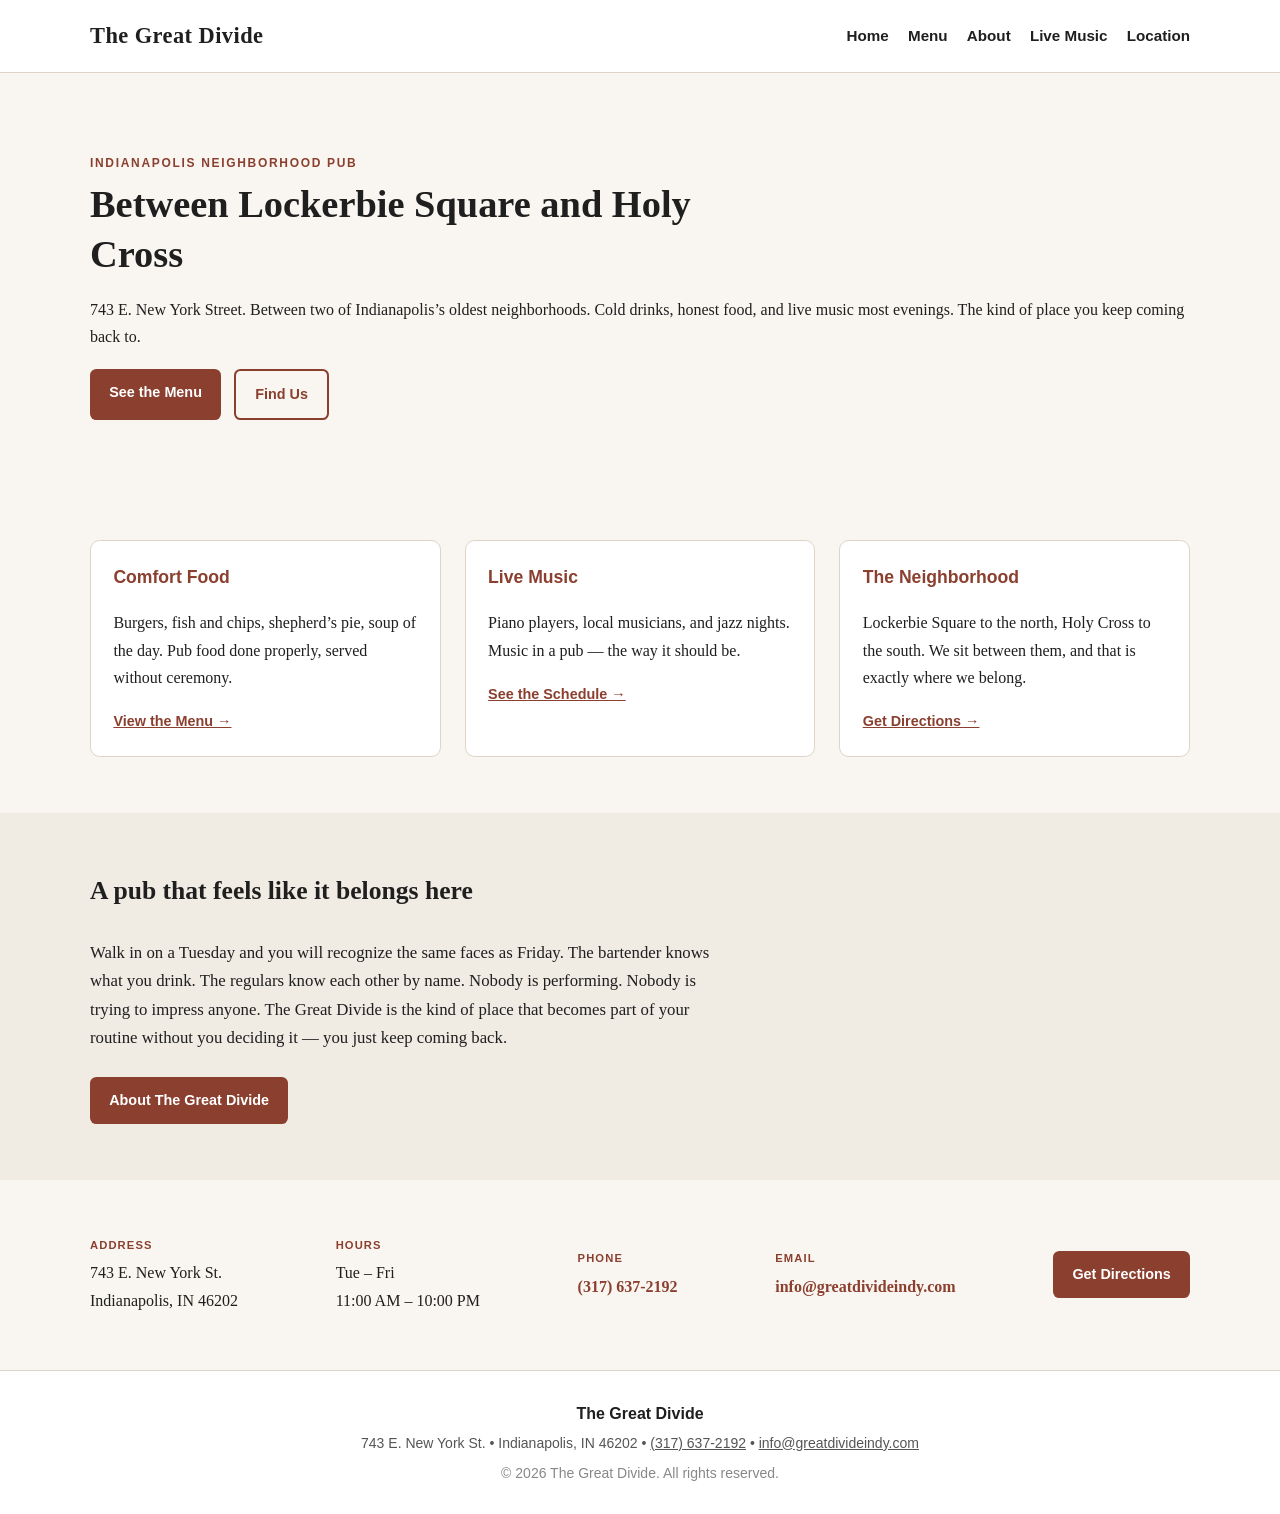
<file: index.html>
<!DOCTYPE html>
<html lang="en">

<head>
    <meta charset="UTF-8">
    <meta name="viewport" content="width=device-width, initial-scale=1.0">
    <title>The Great Divide | Neighborhood Pub in Indianapolis</title>
    <meta name="description"
        content="The Great Divide is a neighborhood pub in Indianapolis between Lockerbie Square and Holy Cross. Join locals for comfort food, friendly service, and live music most evenings.">

    <!-- Open Graph -->
    <meta property="og:title" content="The Great Divide | Neighborhood Pub in Indianapolis">
    <meta property="og:description"
        content="A welcoming neighborhood pub between Lockerbie Square and Holy Cross in Indianapolis. Comfort food, live music, and a place locals call home.">
    <meta property="og:type" content="restaurant">
    <meta property="og:url" content="https://zacharycapehart.github.io/great-divide-website/">

    <link rel="icon" href="assets/images/favicon.ico" type="image/x-icon">
    <link rel="stylesheet" href="assets/css/styles.css">

    <!-- Restaurant Schema -->
    <script type="application/ld+json">
    {
      "@context": "https://schema.org",
      "@type": "BarOrPub",
      "name": "The Great Divide",
      "description": "A neighborhood pub in Indianapolis located between Lockerbie Square and Holy Cross neighborhoods.",
      "address": {
        "@type": "PostalAddress",
        "streetAddress": "743 E. New York St.",
        "addressLocality": "Indianapolis",
        "addressRegion": "IN",
        "postalCode": "46202",
        "addressCountry": "US"
      },
      "telephone": "(317) 637-2192",
      "email": "info@greatdivideindy.com",
      "url": "https://zacharycapehart.github.io/great-divide-website/",
      "openingHours": ["Tu-Fr 11:00-22:00"],
      "priceRange": "$$",
      "servesCuisine": "American",
      "hasMenu": "https://zacharycapehart.github.io/great-divide-website/menu.html"
    }
    </script>
</head>

<body>
    <header class="site-header">
        <div class="container header-inner">
            <a href="index.html" class="logo-link">
                <span class="logo">The Great Divide</span>
            </a>
            <button class="nav-toggle" aria-label="Toggle navigation" aria-expanded="false">
                <span class="hamburger"></span>
            </button>
            <nav class="site-nav" id="site-nav">
                <ul class="nav-list">
                    <li><a href="index.html">Home</a></li>
                    <li><a href="menu.html">Menu</a></li>
                    <li><a href="about.html">About</a></li>
                    <li><a href="live-music.html">Live Music</a></li>
                    <li><a href="contact.html">Location</a></li>
                </ul>
            </nav>
        </div>
    </header>

    <main>
        <section id="home" class="hero">
            <div class="container">
                <p class="eyebrow">Indianapolis Neighborhood Pub</p>
                <h2>Between Lockerbie Square and Holy Cross</h2>
                <p>
                    743 E. New York Street. Between two of Indianapolis&rsquo;s oldest neighborhoods.
                    Cold drinks, honest food, and live music most evenings.
                    The kind of place you keep coming back to.
                </p>
                <div class="hero-actions">
                    <a class="button" href="menu.html">See the Menu</a>
                    <a class="button button-outline" href="contact.html">Find Us</a>
                </div>
            </div>
        </section>

        <section class="section">
            <div class="container section-three-col">
                <div class="feature-card">
                    <h3>Comfort Food</h3>
                    <p>Burgers, fish and chips, shepherd&rsquo;s pie, soup of the day. Pub food done properly, served
                        without ceremony.</p>
                    <a href="menu.html">View the Menu &rarr;</a>
                </div>
                <div class="feature-card">
                    <h3>Live Music</h3>
                    <p>Piano players, local musicians, and jazz nights. Music in a pub &mdash; the way it should be.</p>
                    <a href="live-music.html">See the Schedule &rarr;</a>
                </div>
                <div class="feature-card">
                    <h3>The Neighborhood</h3>
                    <p>Lockerbie Square to the north, Holy Cross to the south. We sit between them, and that is exactly
                        where we belong.</p>
                    <a href="contact.html">Get Directions &rarr;</a>
                </div>
            </div>
        </section>

        <section class="section section-muted">
            <div class="container">
                <h3>A pub that feels like it belongs here</h3>
                <p class="section-lead">
                    Walk in on a Tuesday and you will recognize the same faces as Friday.
                    The bartender knows what you drink. The regulars know each other by name.
                    Nobody is performing. Nobody is trying to impress anyone.
                    The Great Divide is the kind of place that becomes part of your routine
                    without you deciding it &mdash; you just keep coming back.
                </p>
                <a class="button" href="about.html">About The Great Divide</a>
            </div>
        </section>

        <section class="section">
            <div class="container visit-bar">
                <div class="visit-item">
                    <strong>Address</strong>
                    <span>743 E. New York St.<br>Indianapolis, IN 46202</span>
                </div>
                <div class="visit-item">
                    <strong>Hours</strong>
                    <span>Tue &ndash; Fri<br>11:00 AM &ndash; 10:00 PM</span>
                </div>
                <div class="visit-item">
                    <strong>Phone</strong>
                    <a href="tel:3176372192">(317) 637-2192</a>
                </div>
                <div class="visit-item">
                    <strong>Email</strong>
                    <a href="mailto:info@greatdivideindy.com">info@greatdivideindy.com</a>
                </div>
                <div class="visit-item">
                    <a class="button" href="contact.html">Get Directions</a>
                </div>
            </div>
        </section>
    </main>

    <footer class="site-footer">
        <div class="container footer-inner">
            <p class="footer-name">The Great Divide</p>
            <p class="footer-address">743 E. New York St. &bull; Indianapolis, IN 46202 &bull; <a
                    href="tel:3176372192">(317) 637-2192</a> &bull; <a
                    href="mailto:info@greatdivideindy.com">info@greatdivideindy.com</a></p>
            <p class="footer-copy">&copy; <span id="year"></span> The Great Divide. All rights reserved.</p>
        </div>
    </footer>

    <script src="assets/js/script.js"></script>
</body>

</html>
</file>
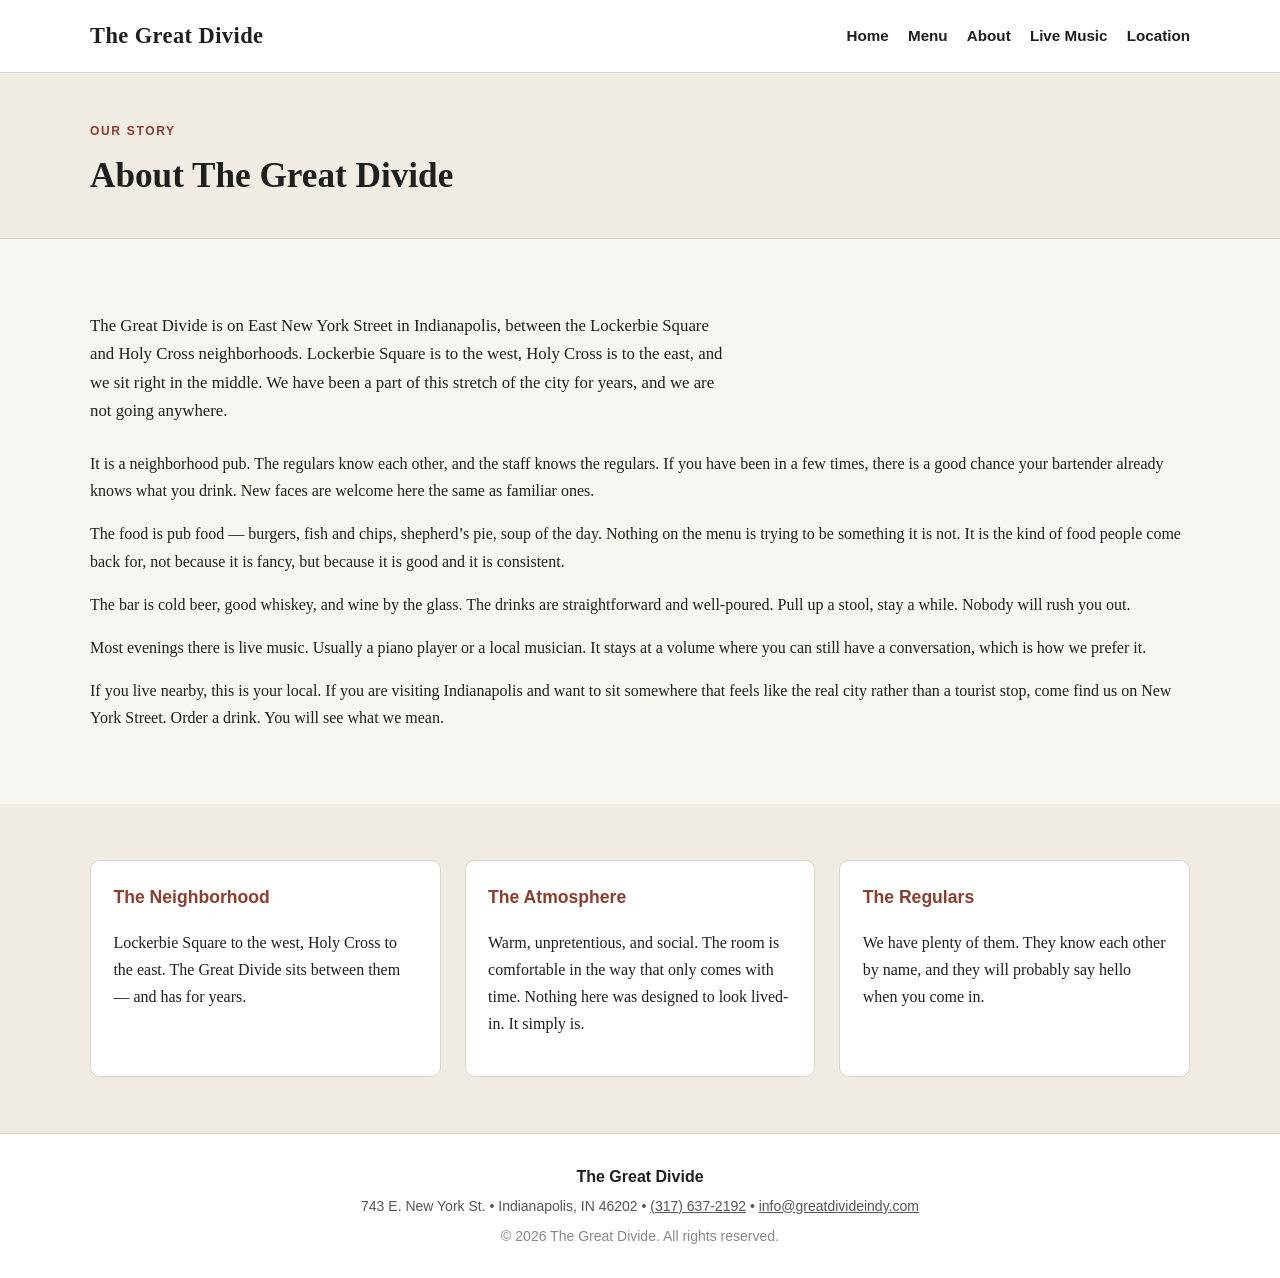
<file: about.html>
<!DOCTYPE html>
<html lang="en">

<head>
    <meta charset="UTF-8">
    <meta name="viewport" content="width=device-width, initial-scale=1.0">
    <title>About | The Great Divide &ndash; Neighborhood Pub Indianapolis</title>
    <meta name="description"
        content="The Great Divide is a neighborhood pub in Indianapolis between Lockerbie Square and Holy Cross. A welcoming place for locals and visitors alike.">
    <meta property="og:title" content="About | The Great Divide">
    <meta property="og:description"
        content="The Great Divide is a neighborhood pub in Indianapolis between Lockerbie Square and Holy Cross.">
    <meta property="og:type" content="website">
    <link rel="icon" href="assets/images/favicon.ico" type="image/x-icon">
    <link rel="stylesheet" href="assets/css/styles.css">
</head>

<body>
    <header class="site-header">
        <div class="container header-inner">
            <a href="index.html" class="logo-link"><span class="logo">The Great Divide</span></a>
            <button class="nav-toggle" aria-label="Toggle navigation" aria-expanded="false">
                <span class="hamburger"></span>
            </button>
            <nav class="site-nav" id="site-nav">
                <ul class="nav-list">
                    <li><a href="index.html">Home</a></li>
                    <li><a href="menu.html">Menu</a></li>
                    <li><a href="about.html">About</a></li>
                    <li><a href="live-music.html">Live Music</a></li>
                    <li><a href="contact.html">Location</a></li>
                </ul>
            </nav>
        </div>
    </header>

    <main>
        <div class="page-hero">
            <div class="container">
                <p class="eyebrow">Our Story</p>
                <h2>About The Great Divide</h2>
            </div>
        </div>

        <section class="section">
            <div class="container">
                <p class="section-lead">
                    The Great Divide is on East New York Street in Indianapolis, between the Lockerbie Square
                    and Holy Cross neighborhoods. Lockerbie Square is to the west, Holy Cross is to the east,
                    and we sit right in the middle. We have been a part of this stretch of the city for years,
                    and we are not going anywhere.
                </p>
                <p>
                    It is a neighborhood pub. The regulars know each other, and the staff knows the regulars.
                    If you have been in a few times, there is a good chance your bartender already knows what
                    you drink. New faces are welcome here the same as familiar ones.
                </p>
                <p>
                    The food is pub food &mdash; burgers, fish and chips, shepherd&rsquo;s pie, soup of the day.
                    Nothing on the menu is trying to be something it is not. It is the kind of food people
                    come back for, not because it is fancy, but because it is good and it is consistent.
                </p>
                <p>
                    The bar is cold beer, good whiskey, and wine by the glass. The drinks are straightforward
                    and well-poured. Pull up a stool, stay a while. Nobody will rush you out.
                </p>
                <p>
                    Most evenings there is live music. Usually a piano player or a local musician.
                    It stays at a volume where you can still have a conversation, which is how we prefer it.
                </p>
                <p>
                    If you live nearby, this is your local. If you are visiting Indianapolis and want to sit
                    somewhere that feels like the real city rather than a tourist stop, come find us on
                    New York Street. Order a drink. You will see what we mean.
                </p>
            </div>
        </section>

        <section class="section section-muted">
            <div class="container section-three-col">
                <div class="feature-card">
                    <h3>The Neighborhood</h3>
                    <p>Lockerbie Square to the west, Holy Cross to the east. The Great Divide sits between them
                        &mdash; and has for years.</p>
                </div>
                <div class="feature-card">
                    <h3>The Atmosphere</h3>
                    <p>Warm, unpretentious, and social. The room is comfortable in the way that only comes with time.
                        Nothing here was designed to look lived-in. It simply is.</p>
                </div>
                <div class="feature-card">
                    <h3>The Regulars</h3>
                    <p>We have plenty of them. They know each other by name, and they will probably say hello when you
                        come in.</p>
                </div>
            </div>
        </section>
    </main>

    <footer class="site-footer">
        <div class="container footer-inner">
            <p class="footer-name">The Great Divide</p>
            <p class="footer-address">743 E. New York St. &bull; Indianapolis, IN 46202 &bull; <a
                    href="tel:3176372192">(317) 637-2192</a> &bull; <a
                    href="mailto:info@greatdivideindy.com">info@greatdivideindy.com</a></p>
            <p class="footer-copy">&copy; <span id="year"></span> The Great Divide. All rights reserved.</p>
        </div>
    </footer>

    <script src="assets/js/script.js"></script>
</body>

</html>
</file>
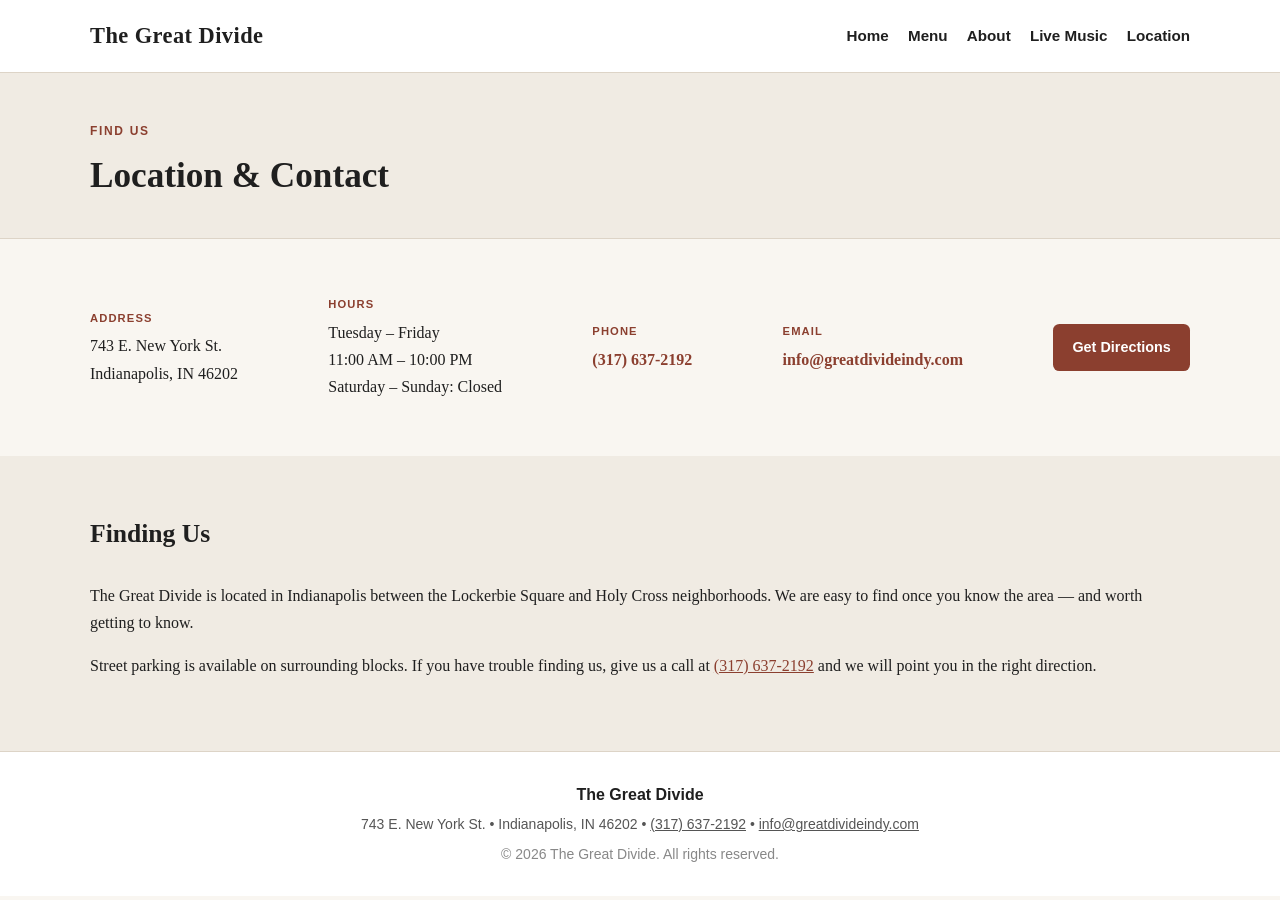
<file: contact.html>
<!DOCTYPE html>
<html lang="en">

<head>
    <meta charset="UTF-8">
    <meta name="viewport" content="width=device-width, initial-scale=1.0">
    <title>Location &amp; Contact | The Great Divide &ndash; Neighborhood Pub Indianapolis</title>
    <meta name="description"
        content="Find The Great Divide neighborhood pub in Indianapolis. Located between Lockerbie Square and Holy Cross. Hours, address, and directions.">
    <meta property="og:title" content="Location | The Great Divide">
    <meta property="og:description"
        content="Find The Great Divide in Indianapolis, between Lockerbie Square and Holy Cross.">
    <meta property="og:type" content="website">
    <link rel="icon" href="assets/images/favicon.ico" type="image/x-icon">
    <link rel="stylesheet" href="assets/css/styles.css">
</head>

<body>
    <header class="site-header">
        <div class="container header-inner">
            <a href="index.html" class="logo-link"><span class="logo">The Great Divide</span></a>
            <button class="nav-toggle" aria-label="Toggle navigation" aria-expanded="false">
                <span class="hamburger"></span>
            </button>
            <nav class="site-nav" id="site-nav">
                <ul class="nav-list">
                    <li><a href="index.html">Home</a></li>
                    <li><a href="menu.html">Menu</a></li>
                    <li><a href="about.html">About</a></li>
                    <li><a href="live-music.html">Live Music</a></li>
                    <li><a href="contact.html">Location</a></li>
                </ul>
            </nav>
        </div>
    </header>

    <main>
        <div class="page-hero">
            <div class="container">
                <p class="eyebrow">Find Us</p>
                <h2>Location &amp; Contact</h2>
            </div>
        </div>

        <section class="section">
            <div class="container visit-bar">
                <div class="visit-item">
                    <strong>Address</strong>
                    <span>743 E. New York St.<br>Indianapolis, IN 46202</span>
                </div>
                <div class="visit-item">
                    <strong>Hours</strong>
                    <span>Tuesday &ndash; Friday<br>11:00 AM &ndash; 10:00 PM<br>Saturday &ndash; Sunday: Closed</span>
                </div>
                <div class="visit-item">
                    <strong>Phone</strong>
                    <a href="tel:3176372192">(317) 637-2192</a>
                </div>
                <div class="visit-item">
                    <strong>Email</strong>
                    <a href="mailto:info@greatdivideindy.com">info@greatdivideindy.com</a>
                </div>
                <div class="visit-item">
                    <a class="button" href="https://maps.google.com/?q=743+E.+New+York+St.+Indianapolis+IN+46202"
                        target="_blank" rel="noopener noreferrer">Get Directions</a>
                </div>
            </div>
        </section>

        <section class="section section-muted">
            <div class="container">
                <h3>Finding Us</h3>
                <p>
                    The Great Divide is located in Indianapolis between the
                    Lockerbie Square and Holy Cross neighborhoods.
                    We are easy to find once you know the area &mdash; and worth getting to know.
                </p>
                <p>
                    Street parking is available on surrounding blocks.
                    If you have trouble finding us, give us a call at
                    <a href="tel:3176372192">(317) 637-2192</a> and we will point you in the right direction.
                </p>
            </div>
        </section>
    </main>

    <footer class="site-footer">
        <div class="container footer-inner">
            <p class="footer-name">The Great Divide</p>
            <p class="footer-address">743 E. New York St. &bull; Indianapolis, IN 46202 &bull; <a
                    href="tel:3176372192">(317) 637-2192</a> &bull; <a
                    href="mailto:info@greatdivideindy.com">info@greatdivideindy.com</a></p>
            <p class="footer-copy">&copy; <span id="year"></span> The Great Divide. All rights reserved.</p>
        </div>
    </footer>

    <script src="assets/js/script.js"></script>
</body>

</html>
</file>
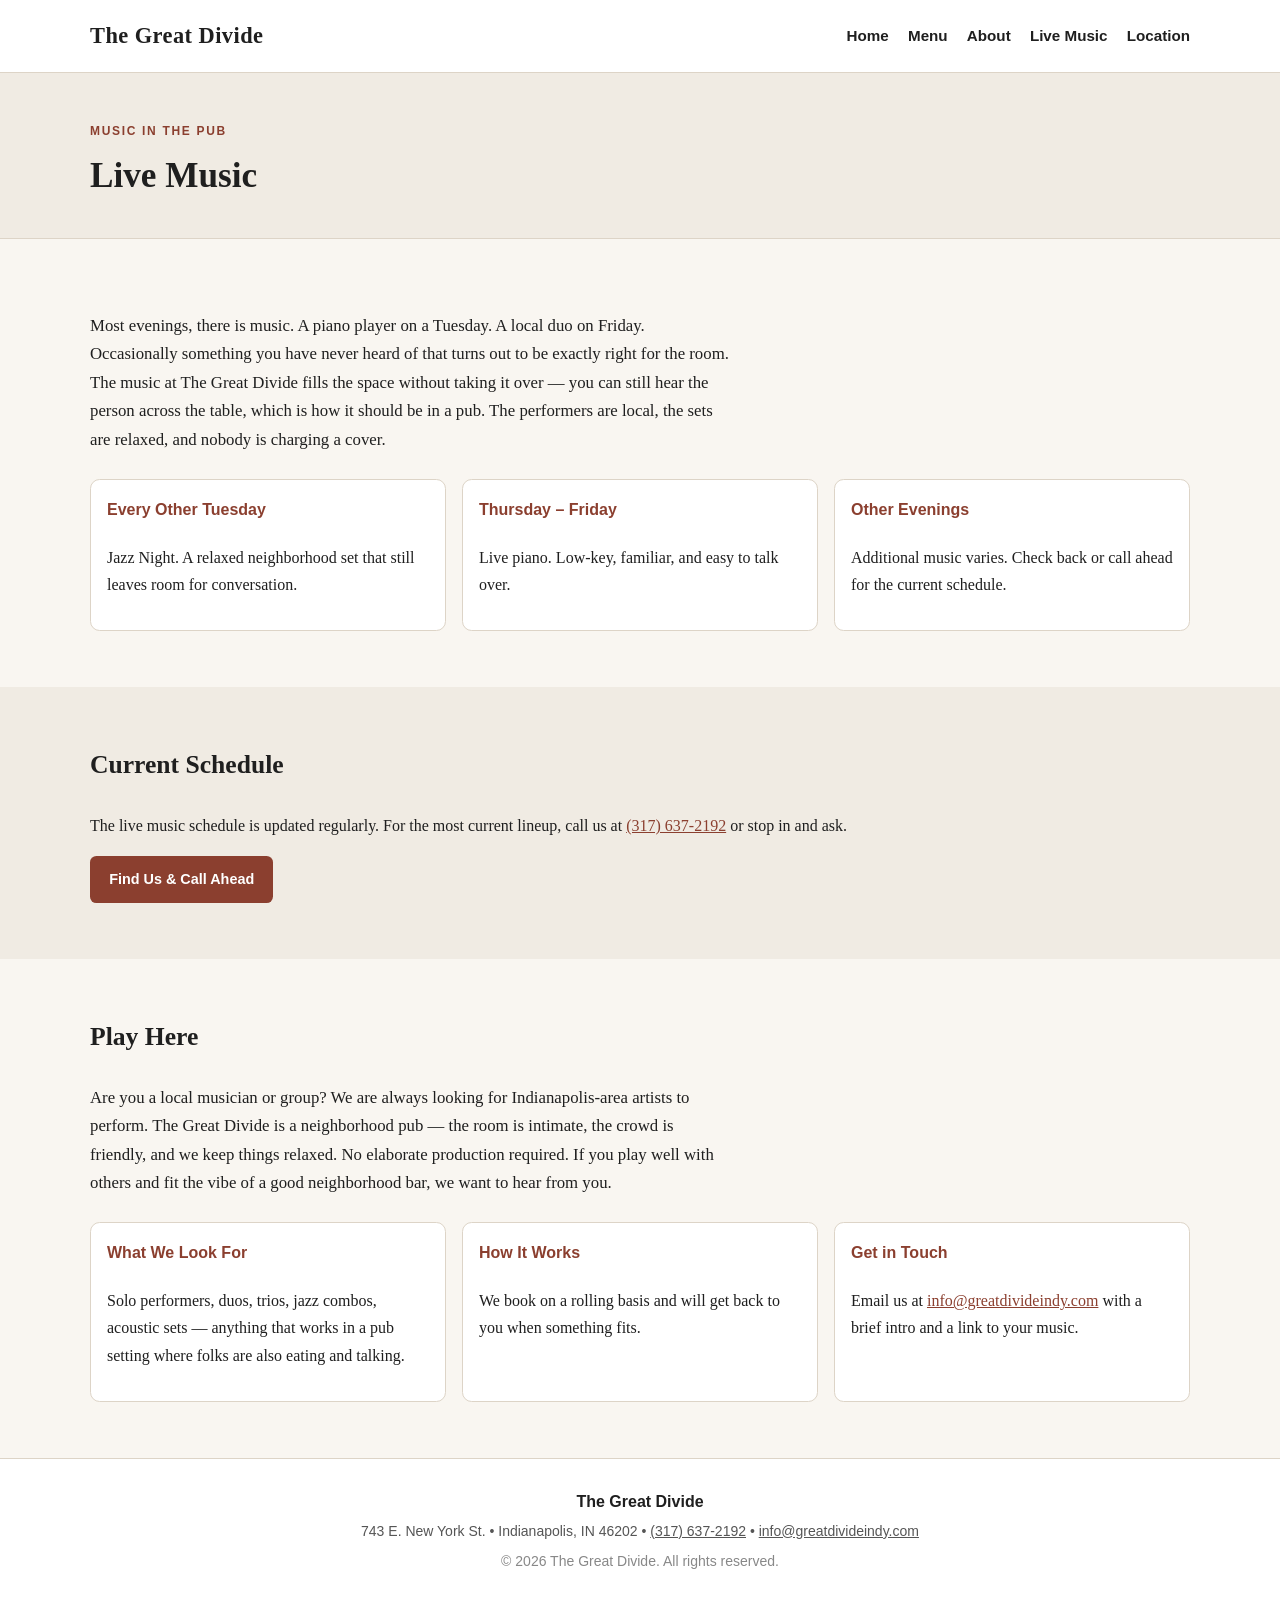
<file: live-music.html>
<!DOCTYPE html>
<html lang="en">

<head>
    <meta charset="UTF-8">
    <meta name="viewport" content="width=device-width, initial-scale=1.0">
    <title>Live Music | The Great Divide &ndash; Neighborhood Pub Indianapolis</title>
    <meta name="description"
        content="Live music most evenings at The Great Divide, a neighborhood pub in Indianapolis. Piano nights, local musicians, and good company.">
    <meta property="og:title" content="Live Music | The Great Divide">
    <meta property="og:description"
        content="Live music most evenings at The Great Divide neighborhood pub in Indianapolis.">
    <meta property="og:type" content="website">
    <link rel="icon" href="assets/images/favicon.ico" type="image/x-icon">
    <link rel="stylesheet" href="assets/css/styles.css">
</head>

<body>
    <header class="site-header">
        <div class="container header-inner">
            <a href="index.html" class="logo-link"><span class="logo">The Great Divide</span></a>
            <button class="nav-toggle" aria-label="Toggle navigation" aria-expanded="false">
                <span class="hamburger"></span>
            </button>
            <nav class="site-nav" id="site-nav">
                <ul class="nav-list">
                    <li><a href="index.html">Home</a></li>
                    <li><a href="menu.html">Menu</a></li>
                    <li><a href="about.html">About</a></li>
                    <li><a href="live-music.html">Live Music</a></li>
                    <li><a href="contact.html">Location</a></li>
                </ul>
            </nav>
        </div>
    </header>

    <main>
        <div class="page-hero">
            <div class="container">
                <p class="eyebrow">Music in the Pub</p>
                <h2>Live Music</h2>
            </div>
        </div>

        <section class="section">
            <div class="container">
                <p class="section-lead">
                    Most evenings, there is music. A piano player on a Tuesday. A local duo on Friday.
                    Occasionally something you have never heard of that turns out to be exactly right
                    for the room. The music at The Great Divide fills the space without taking it over
                    &mdash; you can still hear the person across the table, which is how it should be
                    in a pub. The performers are local, the sets are relaxed, and nobody is charging a cover.
                </p>
                <div class="menu-grid">
                    <article class="card">
                        <h4>Every Other Tuesday</h4>
                        <p>Jazz Night. A relaxed neighborhood set that still leaves room for conversation.</p>
                    </article>
                    <article class="card">
                        <h4>Thursday &ndash; Friday</h4>
                        <p>Live piano. Low-key, familiar, and easy to talk over.</p>
                    </article>
                    <article class="card">
                        <h4>Other Evenings</h4>
                        <p>Additional music varies. Check back or call ahead for the current schedule.</p>
                    </article>
                </div>
            </div>
        </section>

        <section class="section section-muted">
            <div class="container">
                <h3>Current Schedule</h3>
                <p>
                    The live music schedule is updated regularly.
                    For the most current lineup, call us at <a href="tel:3176372192">(317) 637-2192</a>
                    or stop in and ask.
                </p>
                <a class="button" href="contact.html">Find Us &amp; Call Ahead</a>
            </div>
        </section>

        <section class="section">
            <div class="container">
                <h3>Play Here</h3>
                <p class="section-lead">
                    Are you a local musician or group? We are always looking for Indianapolis-area
                    artists to perform. The Great Divide is a neighborhood pub &mdash; the room is
                    intimate, the crowd is friendly, and we keep things relaxed. No elaborate production
                    required. If you play well with others and fit the vibe of a good neighborhood bar,
                    we want to hear from you.
                </p>
                <div class="menu-grid">
                    <article class="card">
                        <h4>What We Look For</h4>
                        <p>Solo performers, duos, trios, jazz combos, acoustic sets &mdash; anything that
                            works in a pub setting where folks are also eating and talking.</p>
                    </article>
                    <article class="card">
                        <h4>How It Works</h4>
                        <p>We book on a rolling basis and will get back to you when something fits.</p>
                    </article>
                    <article class="card">
                        <h4>Get in Touch</h4>
                        <p>Email us at <a href="mailto:info@greatdivideindy.com">info@greatdivideindy.com</a>
                            with a brief intro and a link to your music.</p>
                    </article>
                </div>
            </div>
        </section>
    </main>

    <footer class="site-footer">
        <div class="container footer-inner">
            <p class="footer-name">The Great Divide</p>
            <p class="footer-address">743 E. New York St. &bull; Indianapolis, IN 46202 &bull; <a
                    href="tel:3176372192">(317) 637-2192</a> &bull; <a href="mailto:info@greatdivideindy.com">info@greatdivideindy.com</a></p>
            <p class="footer-copy">&copy; <span id="year"></span> The Great Divide. All rights reserved.</p>
        </div>
    </footer>

    <script src="assets/js/script.js"></script>
</body>

</html>
</file>
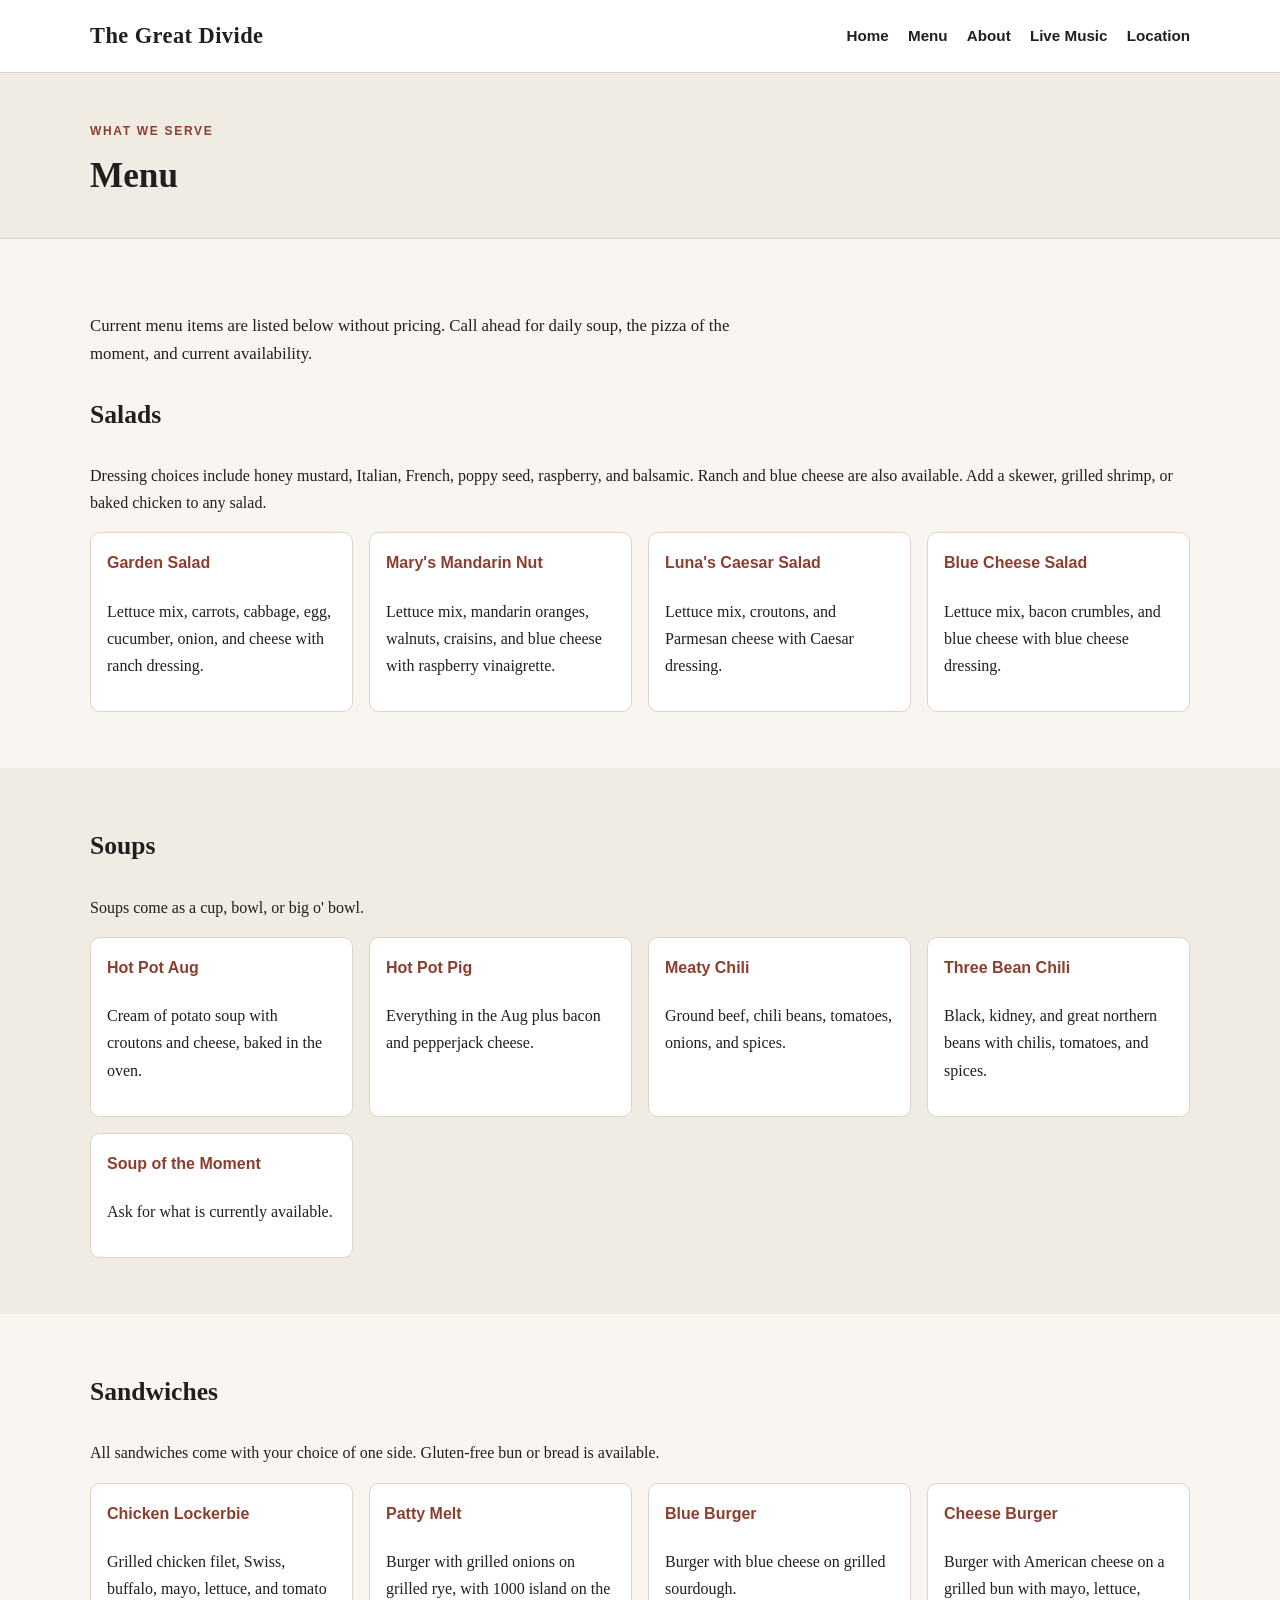
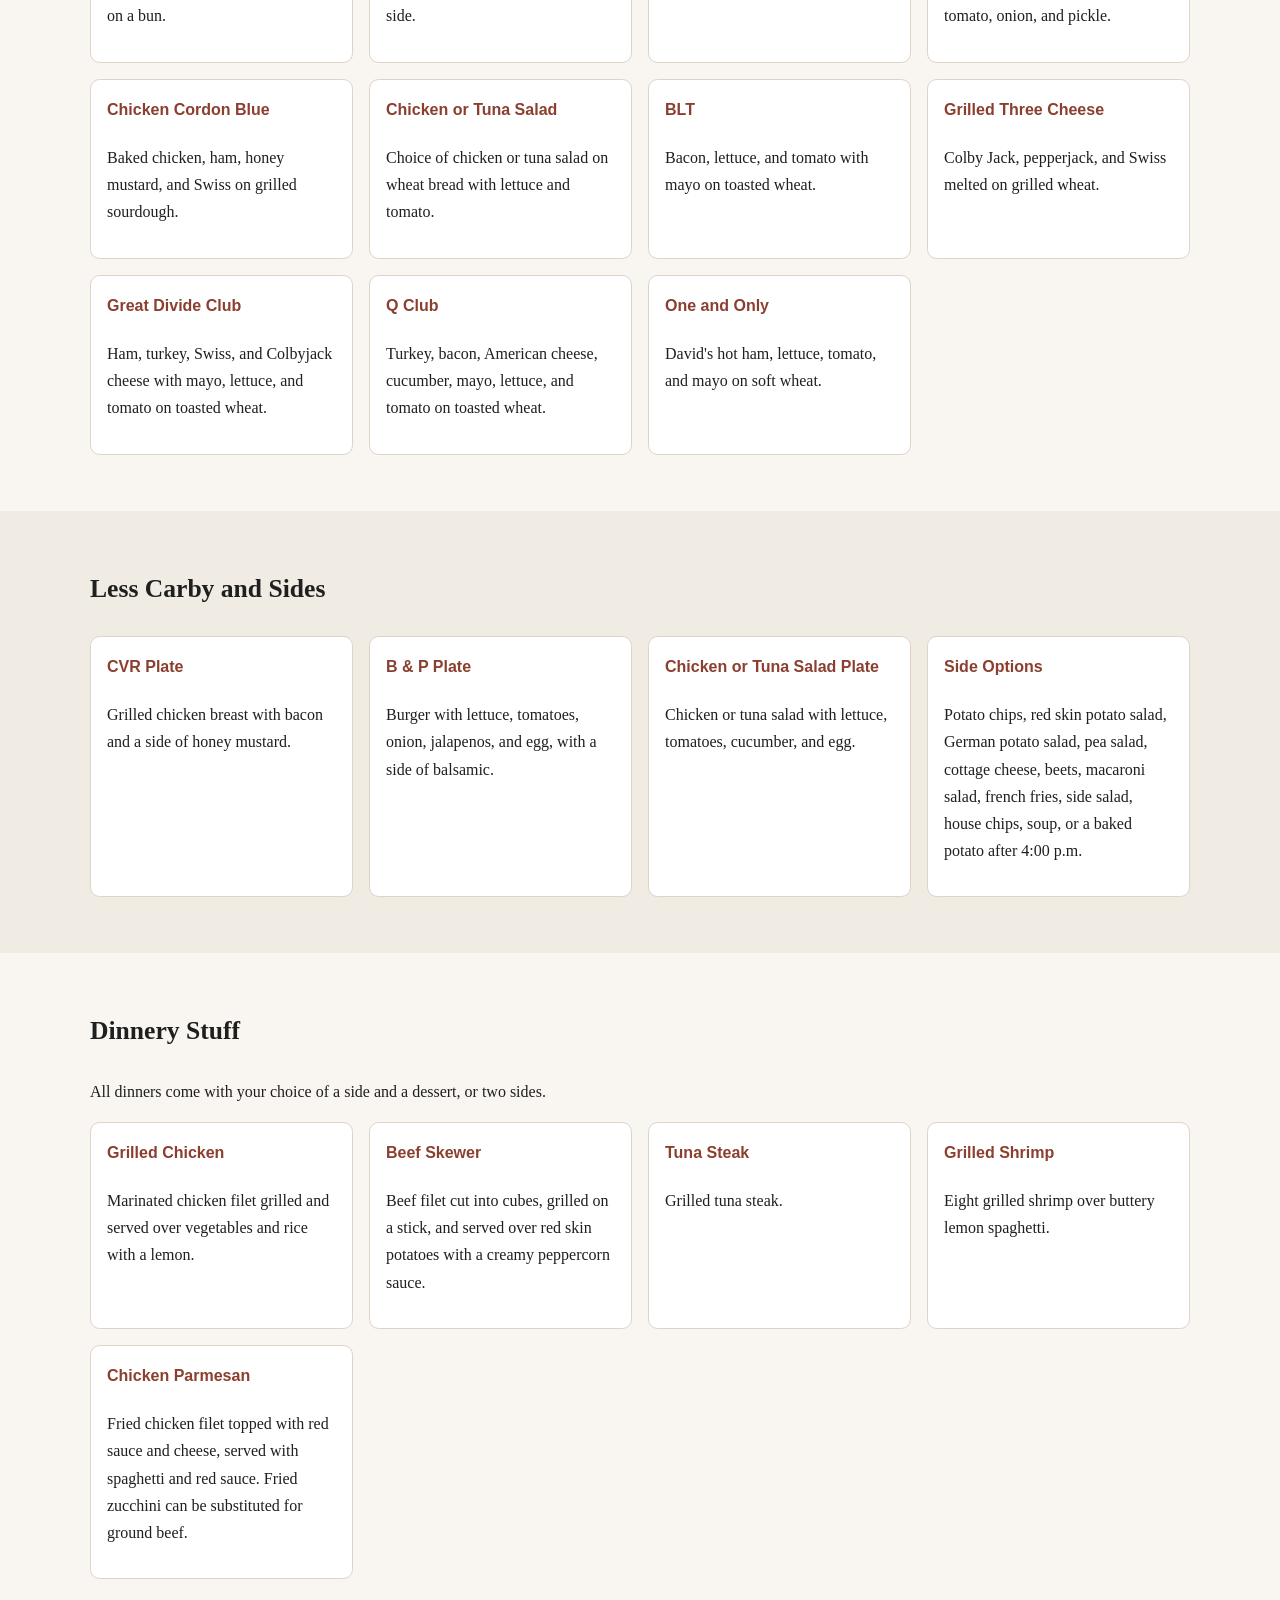
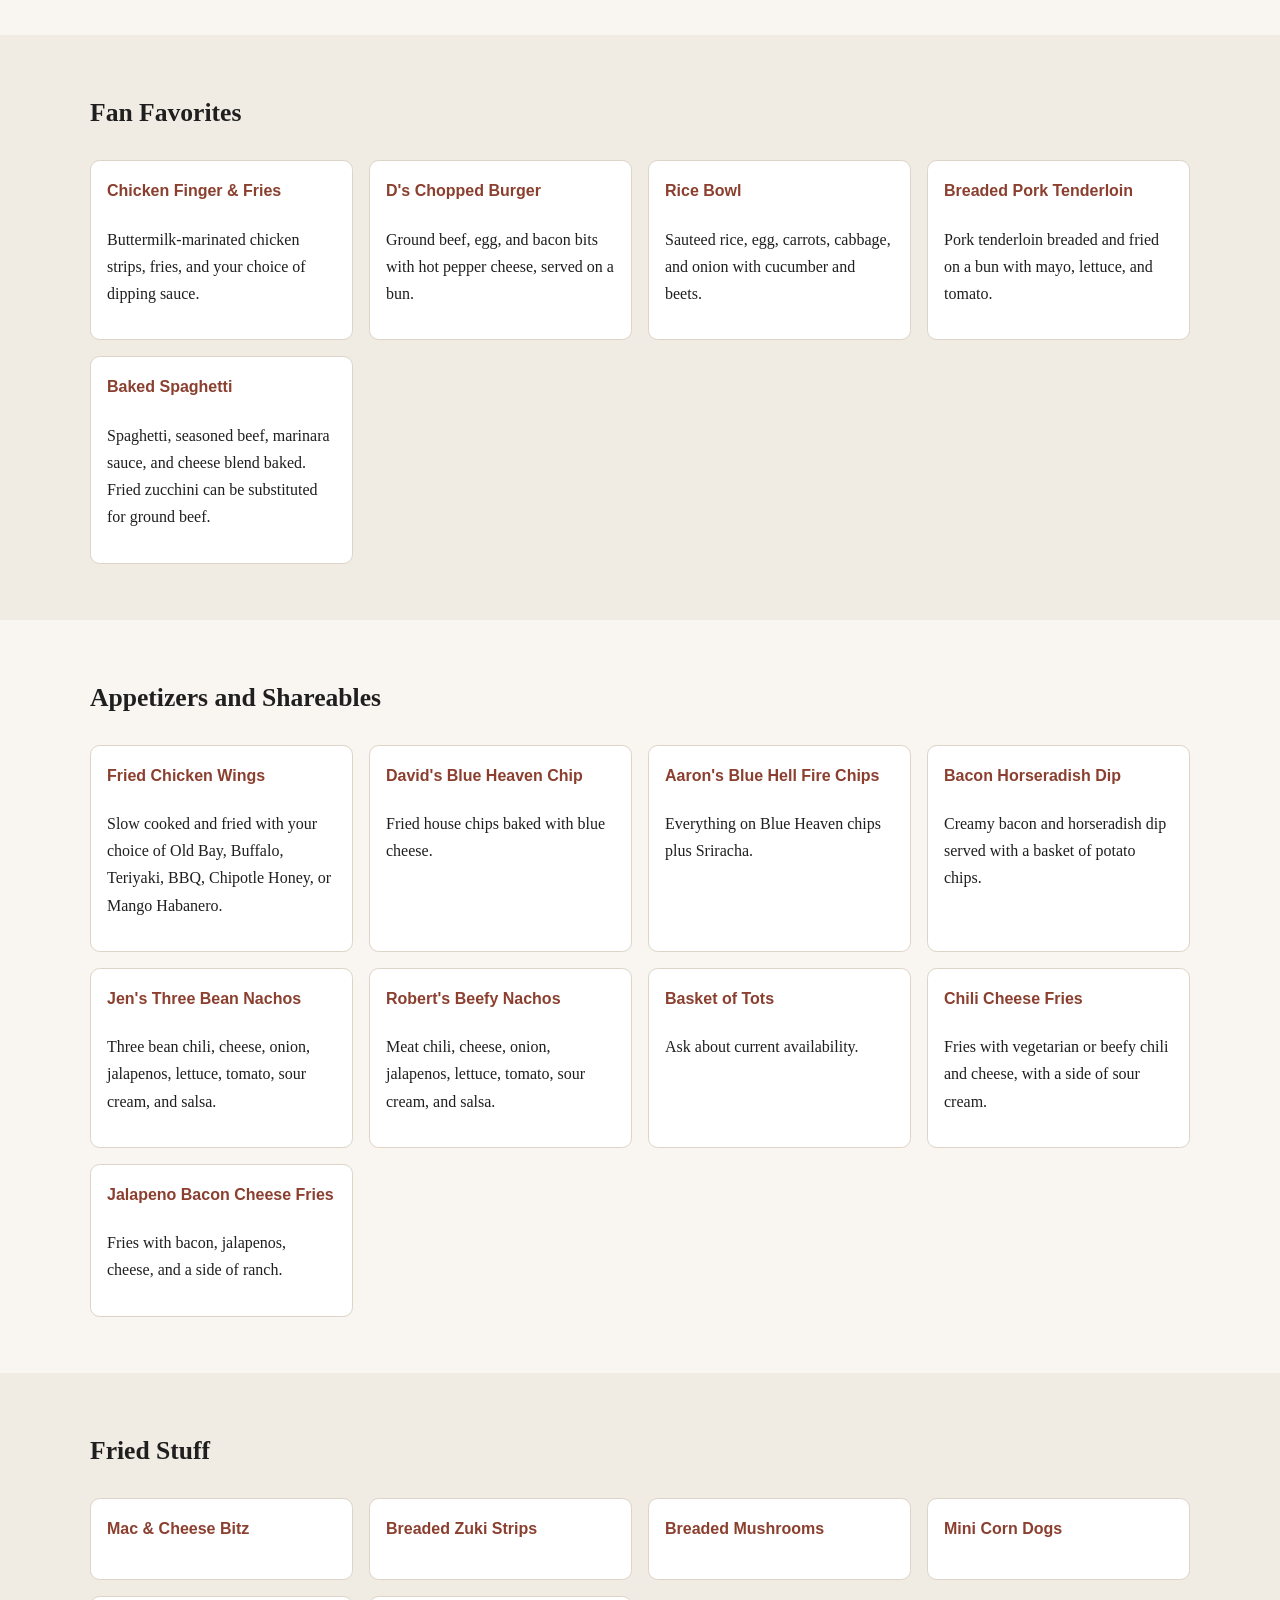
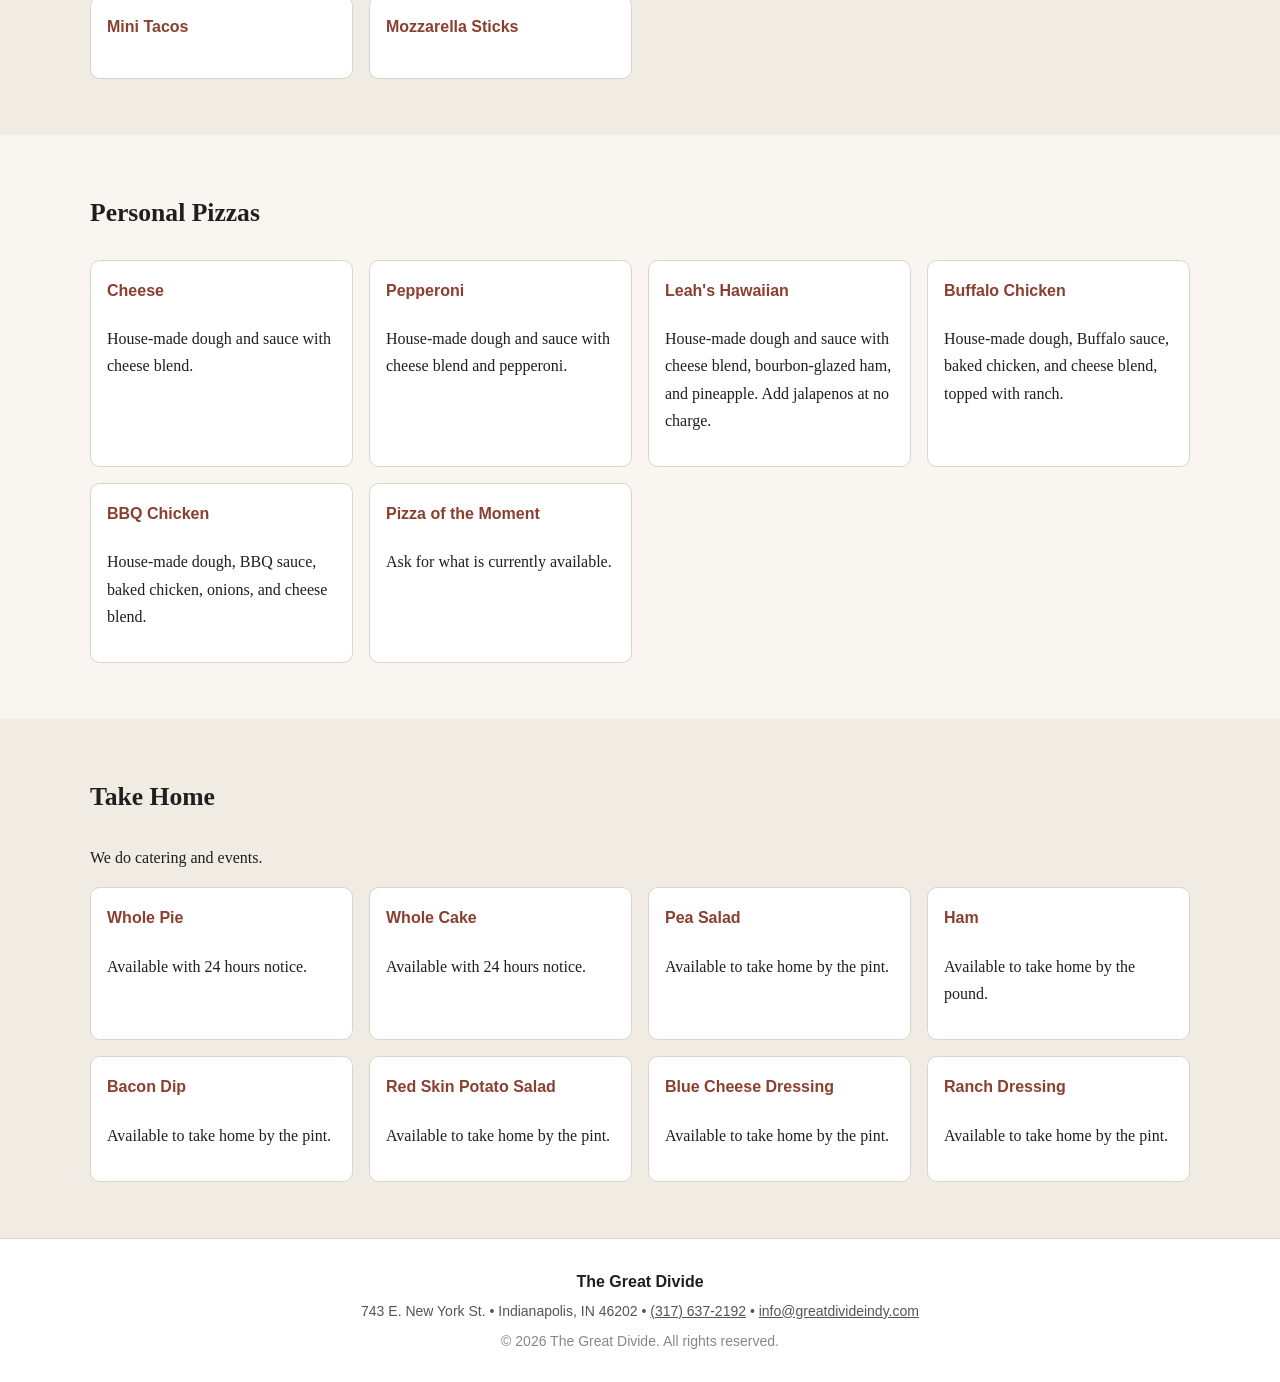
<file: menu.html>
<!DOCTYPE html>
<html lang="en">

<head>
    <meta charset="UTF-8">
    <meta name="viewport" content="width=device-width, initial-scale=1.0">
    <title>Menu | The Great Divide &ndash; Neighborhood Pub Indianapolis</title>
    <meta name="description"
        content="Explore the menu at The Great Divide, a neighborhood pub in Indianapolis serving comfort food between Lockerbie Square and Holy Cross.">
    <meta property="og:title" content="Menu | The Great Divide">
    <meta property="og:description" content="Comfort food at The Great Divide neighborhood pub in Indianapolis.">
    <meta property="og:type" content="website">
    <link rel="icon" href="assets/images/favicon.ico" type="image/x-icon">
    <link rel="stylesheet" href="assets/css/styles.css">
</head>

<body>
    <header class="site-header">
        <div class="container header-inner">
            <a href="index.html" class="logo-link"><span class="logo">The Great Divide</span></a>
            <button class="nav-toggle" aria-label="Toggle navigation" aria-expanded="false">
                <span class="hamburger"></span>
            </button>
            <nav class="site-nav" id="site-nav">
                <ul class="nav-list">
                    <li><a href="index.html">Home</a></li>
                    <li><a href="menu.html">Menu</a></li>
                    <li><a href="about.html">About</a></li>
                    <li><a href="live-music.html">Live Music</a></li>
                    <li><a href="contact.html">Location</a></li>
                </ul>
            </nav>
        </div>
    </header>

    <main>
        <div class="page-hero">
            <div class="container">
                <p class="eyebrow">What We Serve</p>
                <h2>Menu</h2>
            </div>
        </div>

        <section class="section">
            <div class="container">
                <p class="section-lead">
                    Current menu items are listed below without pricing. Call ahead for daily soup, the pizza of the
                    moment, and current availability.
                </p>
                <h3>Salads</h3>
                <p>
                    Dressing choices include honey mustard, Italian, French, poppy seed, raspberry, and balsamic.
                    Ranch and blue cheese are also available. Add a skewer, grilled shrimp, or baked chicken to any
                    salad.
                </p>
                <div class="menu-grid">
                    <article class="card">
                        <h4>Garden Salad</h4>
                        <p>Lettuce mix, carrots, cabbage, egg, cucumber, onion, and cheese with ranch dressing.</p>
                    </article>
                    <article class="card">
                        <h4>Mary's Mandarin Nut</h4>
                        <p>Lettuce mix, mandarin oranges, walnuts, craisins, and blue cheese with raspberry
                            vinaigrette.</p>
                    </article>
                    <article class="card">
                        <h4>Luna's Caesar Salad</h4>
                        <p>Lettuce mix, croutons, and Parmesan cheese with Caesar dressing.</p>
                    </article>
                    <article class="card">
                        <h4>Blue Cheese Salad</h4>
                        <p>Lettuce mix, bacon crumbles, and blue cheese with blue cheese dressing.</p>
                    </article>
                </div>
            </div>
        </section>

        <section class="section section-muted">
            <div class="container">
                <h3>Soups</h3>
                <p>Soups come as a cup, bowl, or big o' bowl.</p>
                <div class="menu-grid">
                    <article class="card">
                        <h4>Hot Pot Aug</h4>
                        <p>Cream of potato soup with croutons and cheese, baked in the oven.</p>
                    </article>
                    <article class="card">
                        <h4>Hot Pot Pig</h4>
                        <p>Everything in the Aug plus bacon and pepperjack cheese.</p>
                    </article>
                    <article class="card">
                        <h4>Meaty Chili</h4>
                        <p>Ground beef, chili beans, tomatoes, onions, and spices.</p>
                    </article>
                    <article class="card">
                        <h4>Three Bean Chili</h4>
                        <p>Black, kidney, and great northern beans with chilis, tomatoes, and spices.</p>
                    </article>
                    <article class="card">
                        <h4>Soup of the Moment</h4>
                        <p>Ask for what is currently available.</p>
                    </article>
                </div>
            </div>
        </section>

        <section class="section">
            <div class="container">
                <h3>Sandwiches</h3>
                <p>All sandwiches come with your choice of one side. Gluten-free bun or bread is available.</p>
                <div class="menu-grid">
                    <article class="card">
                        <h4>Chicken Lockerbie</h4>
                        <p>Grilled chicken filet, Swiss, buffalo, mayo, lettuce, and tomato on a bun.</p>
                    </article>
                    <article class="card">
                        <h4>Patty Melt</h4>
                        <p>Burger with grilled onions on grilled rye, with 1000 island on the side.</p>
                    </article>
                    <article class="card">
                        <h4>Blue Burger</h4>
                        <p>Burger with blue cheese on grilled sourdough.</p>
                    </article>
                    <article class="card">
                        <h4>Cheese Burger</h4>
                        <p>Burger with American cheese on a grilled bun with mayo, lettuce, tomato, onion, and
                            pickle.</p>
                    </article>
                    <article class="card">
                        <h4>Chicken Cordon Blue</h4>
                        <p>Baked chicken, ham, honey mustard, and Swiss on grilled sourdough.</p>
                    </article>
                    <article class="card">
                        <h4>Chicken or Tuna Salad</h4>
                        <p>Choice of chicken or tuna salad on wheat bread with lettuce and tomato.</p>
                    </article>
                    <article class="card">
                        <h4>BLT</h4>
                        <p>Bacon, lettuce, and tomato with mayo on toasted wheat.</p>
                    </article>
                    <article class="card">
                        <h4>Grilled Three Cheese</h4>
                        <p>Colby Jack, pepperjack, and Swiss melted on grilled wheat.</p>
                    </article>
                    <article class="card">
                        <h4>Great Divide Club</h4>
                        <p>Ham, turkey, Swiss, and Colbyjack cheese with mayo, lettuce, and tomato on toasted
                            wheat.</p>
                    </article>
                    <article class="card">
                        <h4>Q Club</h4>
                        <p>Turkey, bacon, American cheese, cucumber, mayo, lettuce, and tomato on toasted wheat.</p>
                    </article>
                    <article class="card">
                        <h4>One and Only</h4>
                        <p>David's hot ham, lettuce, tomato, and mayo on soft wheat.</p>
                    </article>
                </div>
            </div>
        </section>

        <section class="section section-muted">
            <div class="container">
                <h3>Less Carby and Sides</h3>
                <div class="menu-grid">
                    <article class="card">
                        <h4>CVR Plate</h4>
                        <p>Grilled chicken breast with bacon and a side of honey mustard.</p>
                    </article>
                    <article class="card">
                        <h4>B &amp; P Plate</h4>
                        <p>Burger with lettuce, tomatoes, onion, jalapenos, and egg, with a side of balsamic.</p>
                    </article>
                    <article class="card">
                        <h4>Chicken or Tuna Salad Plate</h4>
                        <p>Chicken or tuna salad with lettuce, tomatoes, cucumber, and egg.</p>
                    </article>
                    <article class="card">
                        <h4>Side Options</h4>
                        <p>Potato chips, red skin potato salad, German potato salad, pea salad, cottage cheese,
                            beets, macaroni salad, french fries, side salad, house chips, soup, or a baked potato
                            after 4:00 p.m.</p>
                    </article>
                </div>
            </div>
        </section>

        <section class="section">
            <div class="container">
                <h3>Dinnery Stuff</h3>
                <p>All dinners come with your choice of a side and a dessert, or two sides.</p>
                <div class="menu-grid">
                    <article class="card">
                        <h4>Grilled Chicken</h4>
                        <p>Marinated chicken filet grilled and served over vegetables and rice with a lemon.</p>
                    </article>
                    <article class="card">
                        <h4>Beef Skewer</h4>
                        <p>Beef filet cut into cubes, grilled on a stick, and served over red skin potatoes with a
                            creamy peppercorn sauce.</p>
                    </article>
                    <article class="card">
                        <h4>Tuna Steak</h4>
                        <p>Grilled tuna steak.</p>
                    </article>
                    <article class="card">
                        <h4>Grilled Shrimp</h4>
                        <p>Eight grilled shrimp over buttery lemon spaghetti.</p>
                    </article>
                    <article class="card">
                        <h4>Chicken Parmesan</h4>
                        <p>Fried chicken filet topped with red sauce and cheese, served with spaghetti and red sauce.
                            Fried zucchini can be substituted for ground beef.</p>
                    </article>
                </div>
            </div>
        </section>

        <section class="section section-muted">
            <div class="container">
                <h3>Fan Favorites</h3>
                <div class="menu-grid">
                    <article class="card">
                        <h4>Chicken Finger &amp; Fries</h4>
                        <p>Buttermilk-marinated chicken strips, fries, and your choice of dipping sauce.</p>
                    </article>
                    <article class="card">
                        <h4>D's Chopped Burger</h4>
                        <p>Ground beef, egg, and bacon bits with hot pepper cheese, served on a bun.</p>
                    </article>
                    <article class="card">
                        <h4>Rice Bowl</h4>
                        <p>Sauteed rice, egg, carrots, cabbage, and onion with cucumber and beets.</p>
                    </article>
                    <article class="card">
                        <h4>Breaded Pork Tenderloin</h4>
                        <p>Pork tenderloin breaded and fried on a bun with mayo, lettuce, and tomato.</p>
                    </article>
                    <article class="card">
                        <h4>Baked Spaghetti</h4>
                        <p>Spaghetti, seasoned beef, marinara sauce, and cheese blend baked. Fried zucchini can be
                            substituted for ground beef.</p>
                    </article>
                </div>
            </div>
        </section>

        <section class="section">
            <div class="container">
                <h3>Appetizers and Shareables</h3>
                <div class="menu-grid">
                    <article class="card">
                        <h4>Fried Chicken Wings</h4>
                        <p>Slow cooked and fried with your choice of Old Bay, Buffalo, Teriyaki, BBQ, Chipotle Honey,
                            or Mango Habanero.</p>
                    </article>
                    <article class="card">
                        <h4>David's Blue Heaven Chip</h4>
                        <p>Fried house chips baked with blue cheese.</p>
                    </article>
                    <article class="card">
                        <h4>Aaron's Blue Hell Fire Chips</h4>
                        <p>Everything on Blue Heaven chips plus Sriracha.</p>
                    </article>
                    <article class="card">
                        <h4>Bacon Horseradish Dip</h4>
                        <p>Creamy bacon and horseradish dip served with a basket of potato chips.</p>
                    </article>
                    <article class="card">
                        <h4>Jen's Three Bean Nachos</h4>
                        <p>Three bean chili, cheese, onion, jalapenos, lettuce, tomato, sour cream, and salsa.</p>
                    </article>
                    <article class="card">
                        <h4>Robert's Beefy Nachos</h4>
                        <p>Meat chili, cheese, onion, jalapenos, lettuce, tomato, sour cream, and salsa.</p>
                    </article>
                    <article class="card">
                        <h4>Basket of Tots</h4>
                        <p>Ask about current availability.</p>
                    </article>
                    <article class="card">
                        <h4>Chili Cheese Fries</h4>
                        <p>Fries with vegetarian or beefy chili and cheese, with a side of sour cream.</p>
                    </article>
                    <article class="card">
                        <h4>Jalapeno Bacon Cheese Fries</h4>
                        <p>Fries with bacon, jalapenos, cheese, and a side of ranch.</p>
                    </article>
                </div>
            </div>
        </section>

        <section class="section section-muted">
            <div class="container">
                <h3>Fried Stuff</h3>
                <div class="menu-grid">
                    <article class="card">
                        <h4>Mac &amp; Cheese Bitz</h4>
                    </article>
                    <article class="card">
                        <h4>Breaded Zuki Strips</h4>
                    </article>
                    <article class="card">
                        <h4>Breaded Mushrooms</h4>
                    </article>
                    <article class="card">
                        <h4>Mini Corn Dogs</h4>
                    </article>
                    <article class="card">
                        <h4>Mini Tacos</h4>
                    </article>
                    <article class="card">
                        <h4>Mozzarella Sticks</h4>
                    </article>
                </div>
            </div>
        </section>

        <section class="section">
            <div class="container">
                <h3>Personal Pizzas</h3>
                <div class="menu-grid">
                    <article class="card">
                        <h4>Cheese</h4>
                        <p>House-made dough and sauce with cheese blend.</p>
                    </article>
                    <article class="card">
                        <h4>Pepperoni</h4>
                        <p>House-made dough and sauce with cheese blend and pepperoni.</p>
                    </article>
                    <article class="card">
                        <h4>Leah's Hawaiian</h4>
                        <p>House-made dough and sauce with cheese blend, bourbon-glazed ham, and pineapple. Add
                            jalapenos at no charge.</p>
                    </article>
                    <article class="card">
                        <h4>Buffalo Chicken</h4>
                        <p>House-made dough, Buffalo sauce, baked chicken, and cheese blend, topped with ranch.</p>
                    </article>
                    <article class="card">
                        <h4>BBQ Chicken</h4>
                        <p>House-made dough, BBQ sauce, baked chicken, onions, and cheese blend.</p>
                    </article>
                    <article class="card">
                        <h4>Pizza of the Moment</h4>
                        <p>Ask for what is currently available.</p>
                    </article>
                </div>
            </div>
        </section>

        <section class="section section-muted">
            <div class="container">
                <h3>Take Home</h3>
                <p>We do catering and events.</p>
                <div class="menu-grid">
                    <article class="card">
                        <h4>Whole Pie</h4>
                        <p>Available with 24 hours notice.</p>
                    </article>
                    <article class="card">
                        <h4>Whole Cake</h4>
                        <p>Available with 24 hours notice.</p>
                    </article>
                    <article class="card">
                        <h4>Pea Salad</h4>
                        <p>Available to take home by the pint.</p>
                    </article>
                    <article class="card">
                        <h4>Ham</h4>
                        <p>Available to take home by the pound.</p>
                    </article>
                    <article class="card">
                        <h4>Bacon Dip</h4>
                        <p>Available to take home by the pint.</p>
                    </article>
                    <article class="card">
                        <h4>Red Skin Potato Salad</h4>
                        <p>Available to take home by the pint.</p>
                    </article>
                    <article class="card">
                        <h4>Blue Cheese Dressing</h4>
                        <p>Available to take home by the pint.</p>
                    </article>
                    <article class="card">
                        <h4>Ranch Dressing</h4>
                        <p>Available to take home by the pint.</p>
                    </article>
                </div>
            </div>
        </section>
    </main>

    <footer class="site-footer">
        <div class="container footer-inner">
            <p class="footer-name">The Great Divide</p>
            <p class="footer-address">743 E. New York St. &bull; Indianapolis, IN 46202 &bull; <a
                    href="tel:3176372192">(317) 637-2192</a> &bull; <a
                    href="mailto:info@greatdivideindy.com">info@greatdivideindy.com</a></p>
            <p class="footer-copy">&copy; <span id="year"></span> The Great Divide. All rights reserved.</p>
        </div>
    </footer>

    <script src="assets/js/script.js"></script>
</body>

</html>
</file>
<file: assets/css/styles.css>
:root {
    --bg: #f9f6f1;
    --surface: #ffffff;
    --surface-muted: #f0ebe3;
    --text: #1f1f1f;
    --accent: #8b3f2f;
    --accent-dark: #6f3124;
    --border: #ddd4c7;
    --brass: #b8922a;
}

* {
    box-sizing: border-box;
}

body {
    margin: 0;
    font-family: Georgia, 'Times New Roman', serif;
    color: var(--text);
    background: var(--bg);
    line-height: 1.7;
}

a {
    color: var(--accent);
}

a:hover {
    color: var(--accent-dark);
}

.container {
    width: min(1100px, 92%);
    margin: 0 auto;
}

.site-header {
    position: sticky;
    top: 0;
    background: var(--surface);
    border-bottom: 1px solid var(--border);
    z-index: 100;
}

.header-inner {
    display: flex;
    align-items: center;
    justify-content: space-between;
    min-height: 72px;
    gap: 1rem;
}

.logo-link {
    text-decoration: none;
    color: var(--text);
}

.logo {
    font-size: 1.4rem;
    font-weight: 700;
    letter-spacing: 0.02em;
    font-family: Georgia, 'Times New Roman', serif;
}

.nav-list {
    margin: 0;
    padding: 0;
    list-style: none;
    display: flex;
    gap: 1.2rem;
}

.nav-list a {
    text-decoration: none;
    color: var(--text);
    font-weight: 600;
    font-size: 0.95rem;
    font-family: Arial, Helvetica, sans-serif;
}

.nav-list a:hover {
    color: var(--accent);
}

/* ── Hamburger ── */
.nav-toggle {
    display: none;
    background: none;
    border: none;
    cursor: pointer;
    padding: 0.4rem;
}

.hamburger,
.hamburger::before,
.hamburger::after {
    display: block;
    width: 24px;
    height: 2px;
    background: var(--text);
    transition: transform 0.2s;
}

.hamburger {
    position: relative;
}

.hamburger::before,
.hamburger::after {
    content: '';
    position: absolute;
    left: 0;
}

.hamburger::before {
    top: -7px;
}

.hamburger::after {
    top: 7px;
}

.nav-toggle[aria-expanded="true"] .hamburger {
    background: transparent;
}

.nav-toggle[aria-expanded="true"] .hamburger::before {
    transform: rotate(45deg) translateY(7px);
}

.nav-toggle[aria-expanded="true"] .hamburger::after {
    transform: rotate(-45deg) translateY(-7px);
}

.hero {
    padding: 5rem 0 4rem;
}

.hero h2 {
    margin: 0.4rem 0 1rem;
    font-size: clamp(1.8rem, 3vw, 2.6rem);
    line-height: 1.3;
    max-width: 640px;
}

.eyebrow {
    letter-spacing: 0.14em;
    text-transform: uppercase;
    font-size: 0.75rem;
    color: var(--accent);
    font-weight: 700;
    margin: 0;
    font-family: Arial, Helvetica, sans-serif;
}

.hero-actions {
    display: flex;
    gap: 0.8rem;
    flex-wrap: wrap;
    margin-top: 1.2rem;
}

.button {
    display: inline-block;
    padding: 0.7rem 1.2rem;
    background: var(--accent);
    color: #ffffff;
    text-decoration: none;
    border-radius: 0.4rem;
    font-family: Arial, Helvetica, sans-serif;
    font-weight: 600;
    font-size: 0.9rem;
    transition: background 0.15s;
}

.button:hover {
    background: var(--accent-dark);
    color: #fff;
}

.button-outline {
    background: transparent;
    color: var(--accent);
    border: 2px solid var(--accent);
}

.button-outline:hover {
    background: var(--accent);
    color: #ffffff;
}

.section {
    padding: 3.5rem 0;
}

.section-muted {
    background: var(--surface-muted);
}

.section h3 {
    margin-top: 0;
    font-size: 1.6rem;
}

.section-lead {
    max-width: 640px;
    font-size: 1.05rem;
    margin-bottom: 1.5rem;
}

/* ── Three-column features ── */
.section-three-col {
    display: grid;
    gap: 1.5rem;
    grid-template-columns: repeat(auto-fit, minmax(240px, 1fr));
}

.feature-card {
    background: var(--surface);
    border: 1px solid var(--border);
    border-radius: 0.6rem;
    padding: 1.4rem;
}

.feature-card h3 {
    font-size: 1.1rem;
    margin-top: 0;
    margin-bottom: 0.5rem;
    color: var(--accent);
    font-family: Arial, Helvetica, sans-serif;
}

.feature-card a {
    font-size: 0.9rem;
    font-family: Arial, Helvetica, sans-serif;
    font-weight: 600;
}

/* ── Visit Bar ── */
.visit-bar {
    display: flex;
    flex-wrap: wrap;
    gap: 1.5rem;
    align-items: center;
    justify-content: space-between;
}

.visit-item strong {
    display: block;
    text-transform: uppercase;
    font-size: 0.7rem;
    letter-spacing: 0.1em;
    color: var(--accent);
    margin-bottom: 0.3rem;
    font-family: Arial, Helvetica, sans-serif;
}

.visit-item a {
    text-decoration: none;
    font-weight: 600;
}

/* ── Page Hero (inner pages) ── */
.page-hero {
    padding: 3rem 0 2rem;
    border-bottom: 1px solid var(--border);
    background: var(--surface-muted);
}

.page-hero h2 {
    margin: 0.3rem 0 0;
    font-size: clamp(1.6rem, 3vw, 2.2rem);
}

.menu-grid {
    display: grid;
    gap: 1rem;
    grid-template-columns: repeat(auto-fit, minmax(220px, 1fr));
    margin-top: 1rem;
}

.card {
    background: var(--surface);
    border: 1px solid var(--border);
    border-radius: 0.6rem;
    padding: 1rem;
}

.card h4 {
    margin-top: 0;
    color: var(--accent);
    font-family: Arial, Helvetica, sans-serif;
}

.site-footer {
    border-top: 1px solid var(--border);
    background: var(--surface);
    padding: 1.8rem 0;
    font-family: Arial, Helvetica, sans-serif;
    font-size: 0.875rem;
}

.footer-inner {
    text-align: center;
}

.footer-name {
    font-weight: 700;
    font-size: 1rem;
    margin: 0 0 0.3rem;
}

.footer-address {
    color: #555;
    margin: 0 0 0.4rem;
}

.footer-address a {
    color: #555;
}

.footer-copy {
    color: #888;
    margin: 0;
}

@media (max-width: 700px) {
    .nav-toggle {
        display: block;
    }

    .site-nav {
        display: none;
        position: absolute;
        top: 72px;
        left: 0;
        right: 0;
        background: var(--surface);
        border-bottom: 1px solid var(--border);
        padding: 1rem 0;
    }

    .site-nav.open {
        display: block;
    }

    .nav-list {
        flex-direction: column;
        align-items: center;
        gap: 0.8rem;
    }

    .header-inner {
        min-height: 60px;
        padding: 0.5rem 0;
    }

    .hero {
        padding: 3rem 0 2.5rem;
    }

    .visit-bar {
        flex-direction: column;
        align-items: flex-start;
    }

    .section-three-col {
        grid-template-columns: 1fr;
    }
}
</file>
